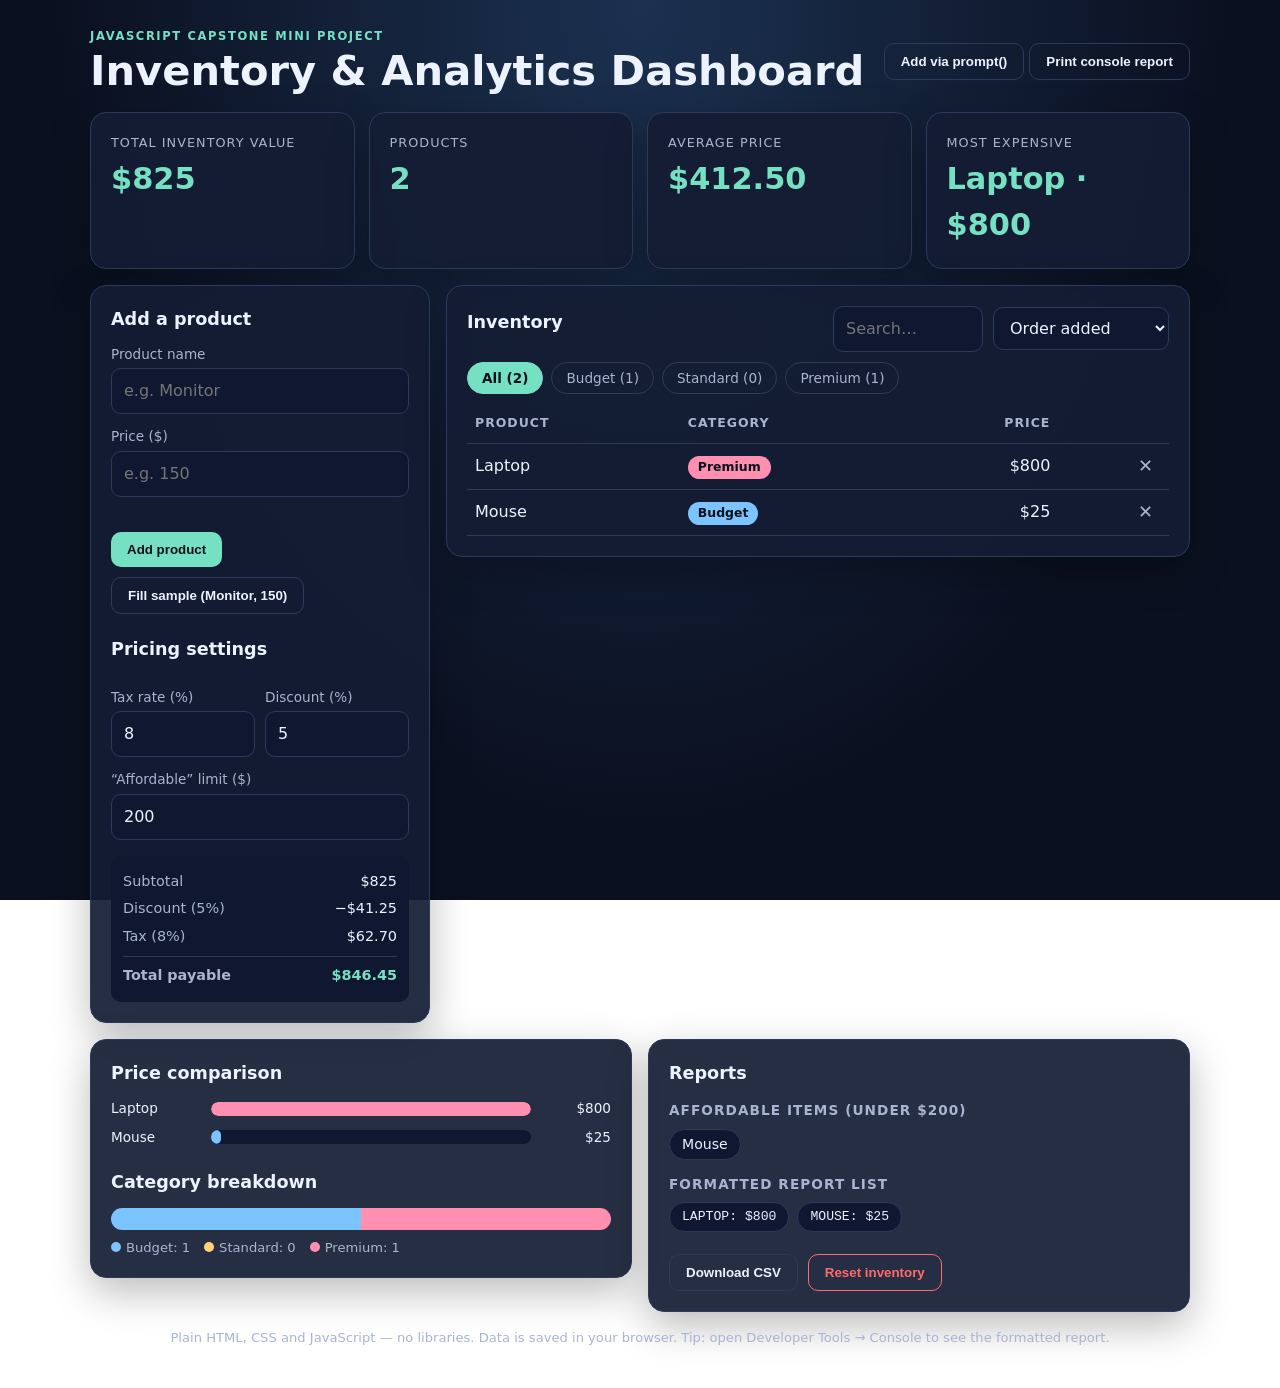
<file: index.html>
<!doctype html>
<html lang="en">
<head>
  <meta charset="utf-8">
  <meta name="viewport" content="width=device-width,initial-scale=1">
  <title>Interactive Product Inventory &amp; Analytics Dashboard</title>
  <link rel="stylesheet" href="styles.css">
</head>
<body>
  <header class="top">
    <div>
      <div class="eyebrow">JavaScript Capstone Mini Project</div>
      <h1>Inventory &amp; Analytics Dashboard</h1>
    </div>
    <div class="top-actions">
      <button id="promptBtn" class="btn ghost" type="button" title="Add a product using browser prompt() dialogs">Add via prompt()</button>
      <button id="consoleBtn" class="btn ghost" type="button" title="Print the full report in the Developer Tools console">Print console report</button>
    </div>
  </header>

  <main>
    <!-- KPI cards -->
    <section class="kpis" aria-label="Key figures">
      <article class="card kpi"><span class="label">Total Inventory Value</span><strong id="kpiTotal">$0</strong></article>
      <article class="card kpi"><span class="label">Products</span><strong id="kpiCount">0</strong></article>
      <article class="card kpi"><span class="label">Average Price</span><strong id="kpiAvg">$0</strong></article>
      <article class="card kpi"><span class="label">Most Expensive</span><strong id="kpiMax">—</strong></article>
    </section>

    <div class="grid">
      <!-- Add product -->
      <section class="card" aria-labelledby="addTitle">
        <h2 id="addTitle">Add a product</h2>
        <form id="productForm" novalidate>
          <label for="nameInput">Product name</label>
          <input id="nameInput" type="text" placeholder="e.g. Monitor" autocomplete="off">
          <label for="priceInput">Price ($)</label>
          <input id="priceInput" type="text" inputmode="decimal" placeholder="e.g. 150" autocomplete="off">
          <p id="formMsg" class="msg" role="alert" aria-live="polite"></p>
          <div class="row">
            <button class="btn" type="submit">Add product</button>
            <button id="sampleBtn" class="btn ghost" type="button">Fill sample (Monitor, 150)</button>
          </div>
        </form>

        <h2 class="mt">Pricing settings</h2>
        <div class="two">
          <div><label for="taxInput">Tax rate (%)</label><input id="taxInput" type="number" min="0" max="100" step="0.5" value="8"></div>
          <div><label for="discInput">Discount (%)</label><input id="discInput" type="number" min="0" max="100" step="0.5" value="5"></div>
        </div>
        <label for="limitInput">“Affordable” limit ($)</label>
        <input id="limitInput" type="number" min="1" step="1" value="200">
        <dl class="fin" id="financials"></dl>
      </section>

      <!-- Inventory -->
      <section class="card" aria-labelledby="invTitle">
        <div class="head">
          <h2 id="invTitle">Inventory</h2>
          <div class="row">
            <input id="searchInput" type="search" placeholder="Search…" aria-label="Search products">
            <select id="sortSelect" aria-label="Sort products">
              <option value="added">Order added</option>
              <option value="name">Name A–Z</option>
              <option value="priceAsc">Price low → high</option>
              <option value="priceDesc">Price high → low</option>
            </select>
          </div>
        </div>
        <div class="chips" id="chips" role="group" aria-label="Filter by category"></div>
        <div class="table-wrap">
          <table>
            <thead><tr><th>Product</th><th>Category</th><th class="num">Price</th><th><span class="sr">Actions</span></th></tr></thead>
            <tbody id="tableBody"></tbody>
          </table>
        </div>
        <p id="emptyMsg" class="muted" hidden>No products match your filters.</p>
      </section>
    </div>

    <div class="grid even">
      <section class="card" aria-labelledby="chartTitle">
        <h2 id="chartTitle">Price comparison</h2>
        <div id="chart" class="chart"></div>
        <h2 class="mt">Category breakdown</h2>
        <div id="breakdown" class="breakdown"></div>
        <div id="legend" class="legend"></div>
      </section>

      <section class="card" aria-labelledby="repTitle">
        <h2 id="repTitle">Reports</h2>
        <h3 id="affordLabel">Affordable items</h3>
        <ul id="affordList" class="pills"></ul>
        <h3>Formatted report list</h3>
        <ul id="reportList" class="pills mono"></ul>
        <div class="row mt">
          <button id="csvBtn" class="btn ghost" type="button">Download CSV</button>
          <button id="resetBtn" class="btn danger" type="button">Reset inventory</button>
        </div>
      </section>
    </div>
  </main>

  <footer>Plain HTML, CSS and JavaScript — no libraries. Data is saved in your browser. Tip: open Developer Tools → Console to see the formatted report.</footer>
  <div id="toast" class="toast" role="status" aria-live="polite"></div>
  <script src="app.js"></script>
</body>
</html>
</file>
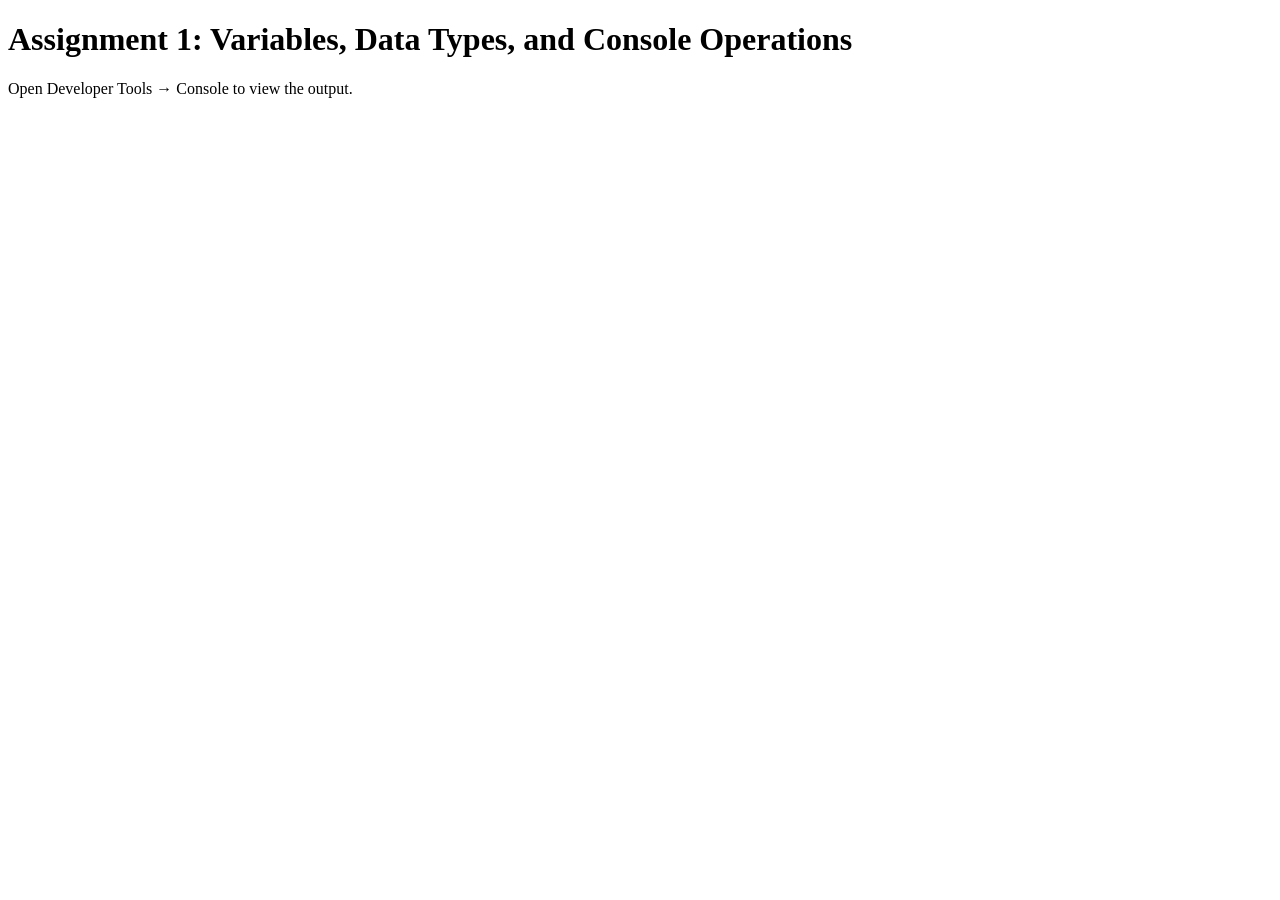
<file: assignment-1-variables.html>
<!doctype html>
<html lang="en">
<head><meta charset="utf-8"><meta name="viewport" content="width=device-width,initial-scale=1"><title>Assignment 1 — Variables and Types</title></head>
<body>
  <h1>Assignment 1: Variables, Data Types, and Console Operations</h1>
  <p>Open Developer Tools → Console to view the output.</p>
  <script src="assignment-1-variables.js"></script>
</body>
</html>
</file>
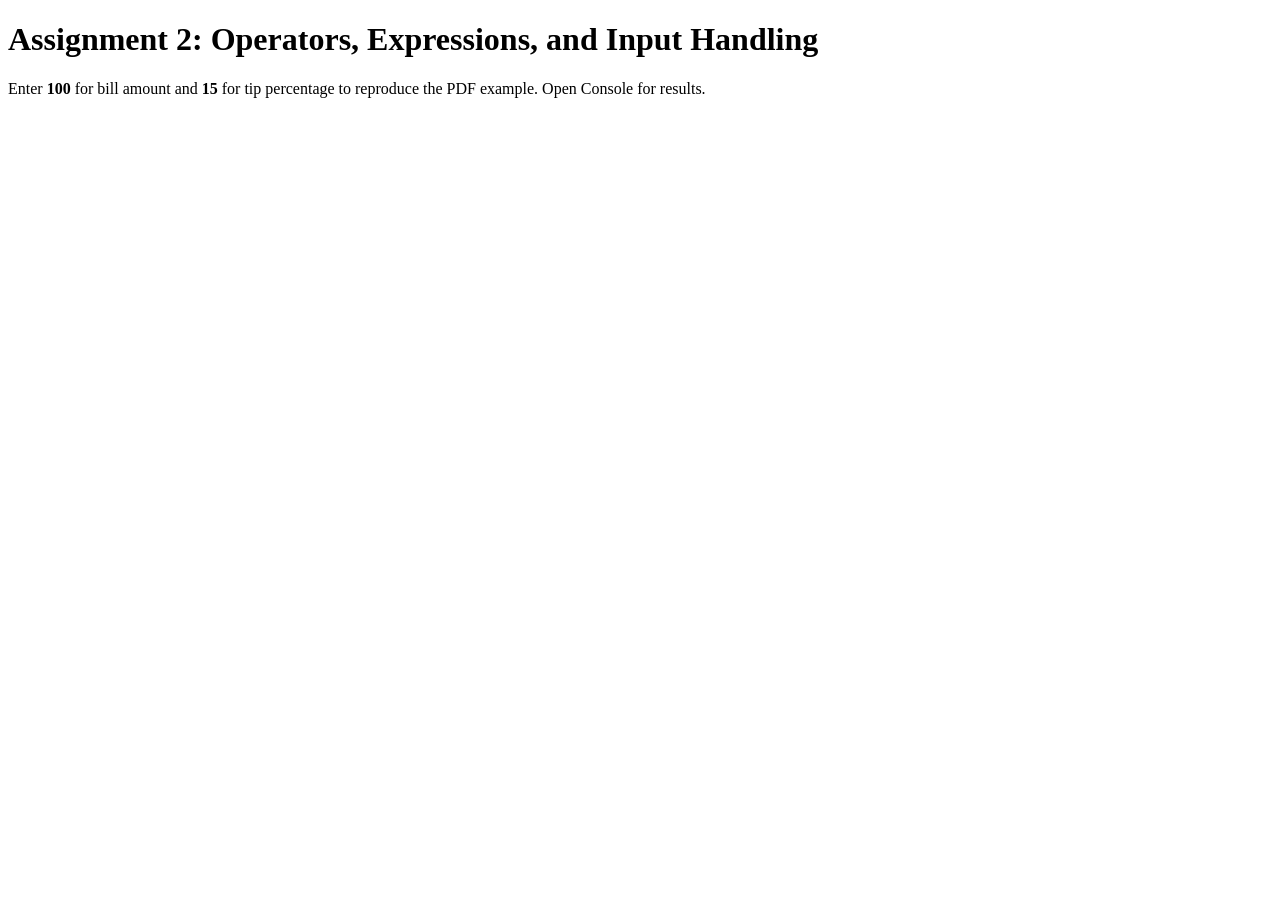
<file: assignment-2-operators-input.html>
<!doctype html>
<html lang="en">
<head><meta charset="utf-8"><meta name="viewport" content="width=device-width,initial-scale=1"><title>Assignment 2 — Operators and Input</title></head>
<body>
  <h1>Assignment 2: Operators, Expressions, and Input Handling</h1>
  <p>Enter <strong>100</strong> for bill amount and <strong>15</strong> for tip percentage to reproduce the PDF example. Open Console for results.</p>
  <script src="assignment-2-operators-input.js"></script>
</body>
</html>
</file>
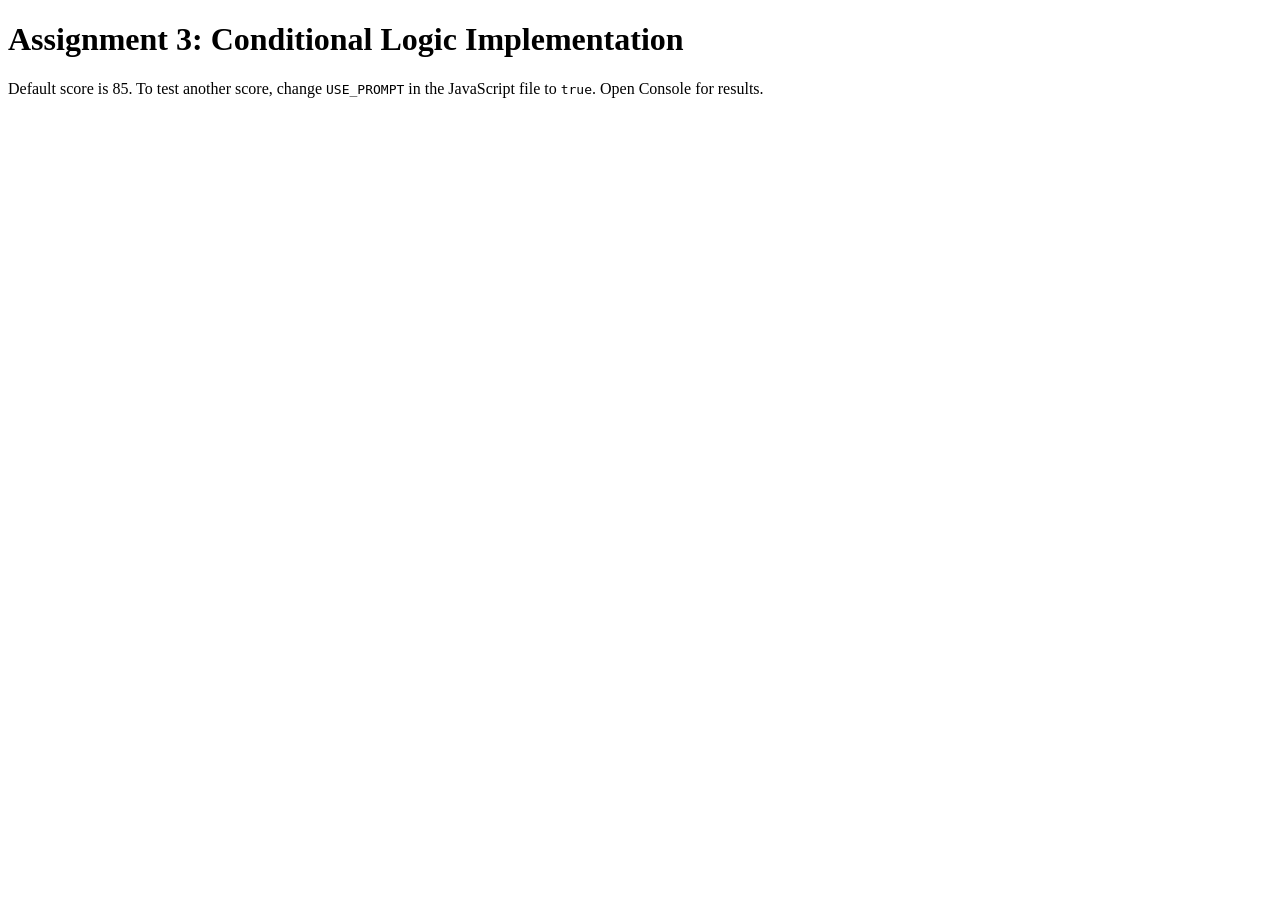
<file: assignment-3-conditionals.html>
<!doctype html>
<html lang="en">
<head><meta charset="utf-8"><meta name="viewport" content="width=device-width,initial-scale=1"><title>Assignment 3 — Conditionals</title></head>
<body>
  <h1>Assignment 3: Conditional Logic Implementation</h1>
  <p>Default score is 85. To test another score, change <code>USE_PROMPT</code> in the JavaScript file to <code>true</code>. Open Console for results.</p>
  <script src="assignment-3-conditionals.js"></script>
</body>
</html>
</file>
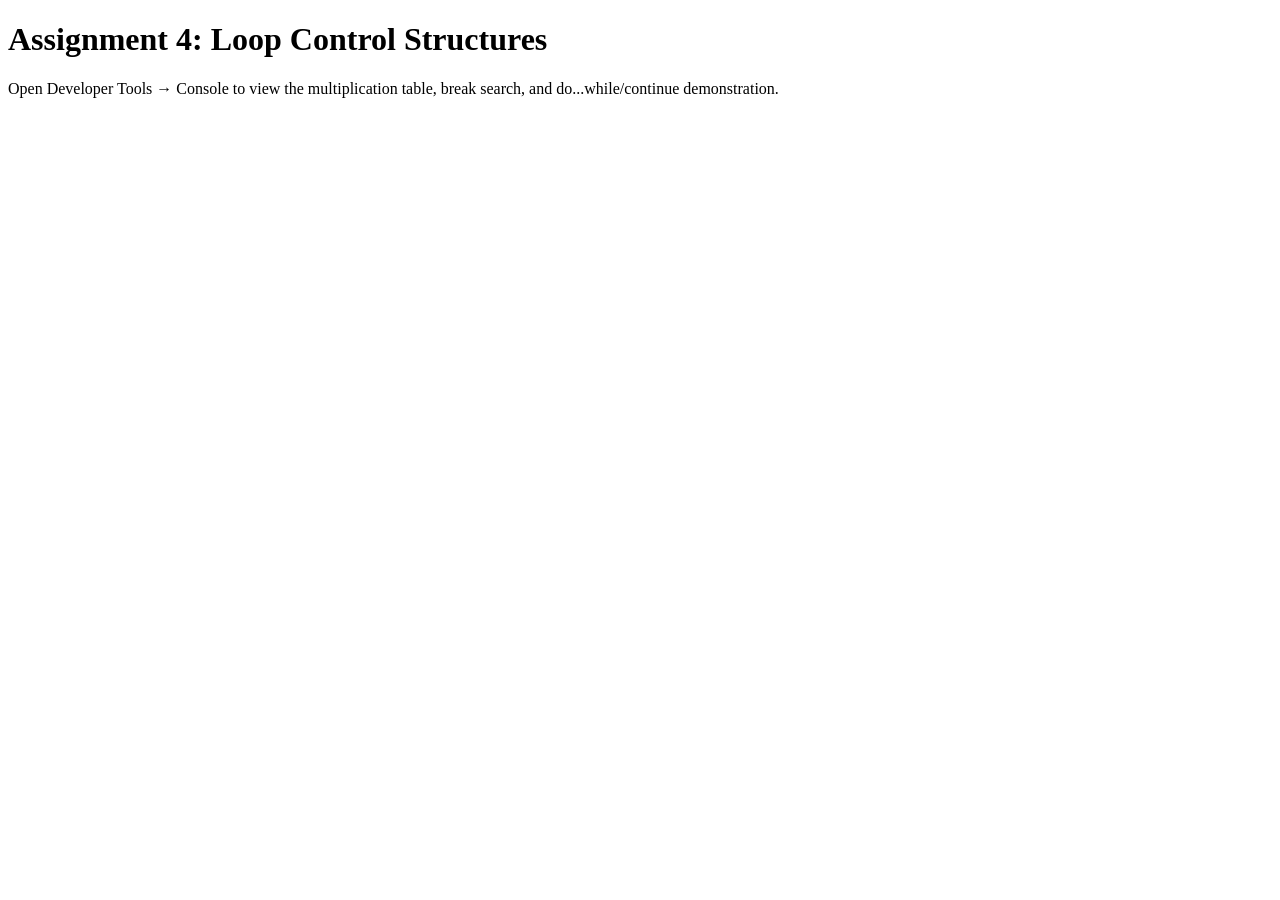
<file: assignment-4-loops.html>
<!doctype html>
<html lang="en">
<head><meta charset="utf-8"><meta name="viewport" content="width=device-width,initial-scale=1"><title>Assignment 4 — Loops</title></head>
<body>
  <h1>Assignment 4: Loop Control Structures</h1>
  <p>Open Developer Tools → Console to view the multiplication table, break search, and do...while/continue demonstration.</p>
  <script src="assignment-4-loops.js"></script>
</body>
</html>
</file>
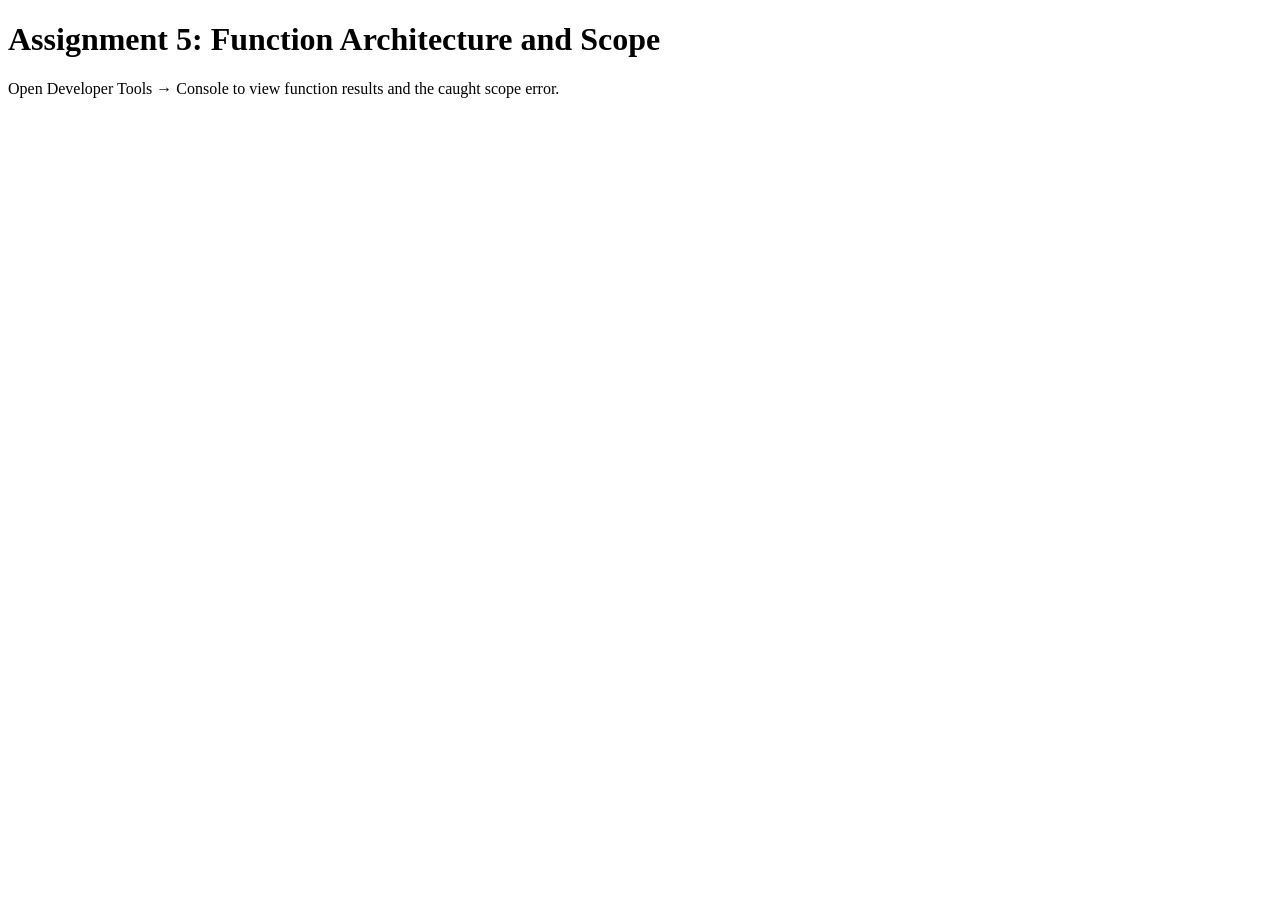
<file: assignment-5-functions-scope.html>
<!doctype html>
<html lang="en">
<head><meta charset="utf-8"><meta name="viewport" content="width=device-width,initial-scale=1"><title>Assignment 5 — Functions and Scope</title></head>
<body>
  <h1>Assignment 5: Function Architecture and Scope</h1>
  <p>Open Developer Tools → Console to view function results and the caught scope error.</p>
  <script src="assignment-5-functions-scope.js"></script>
</body>
</html>
</file>
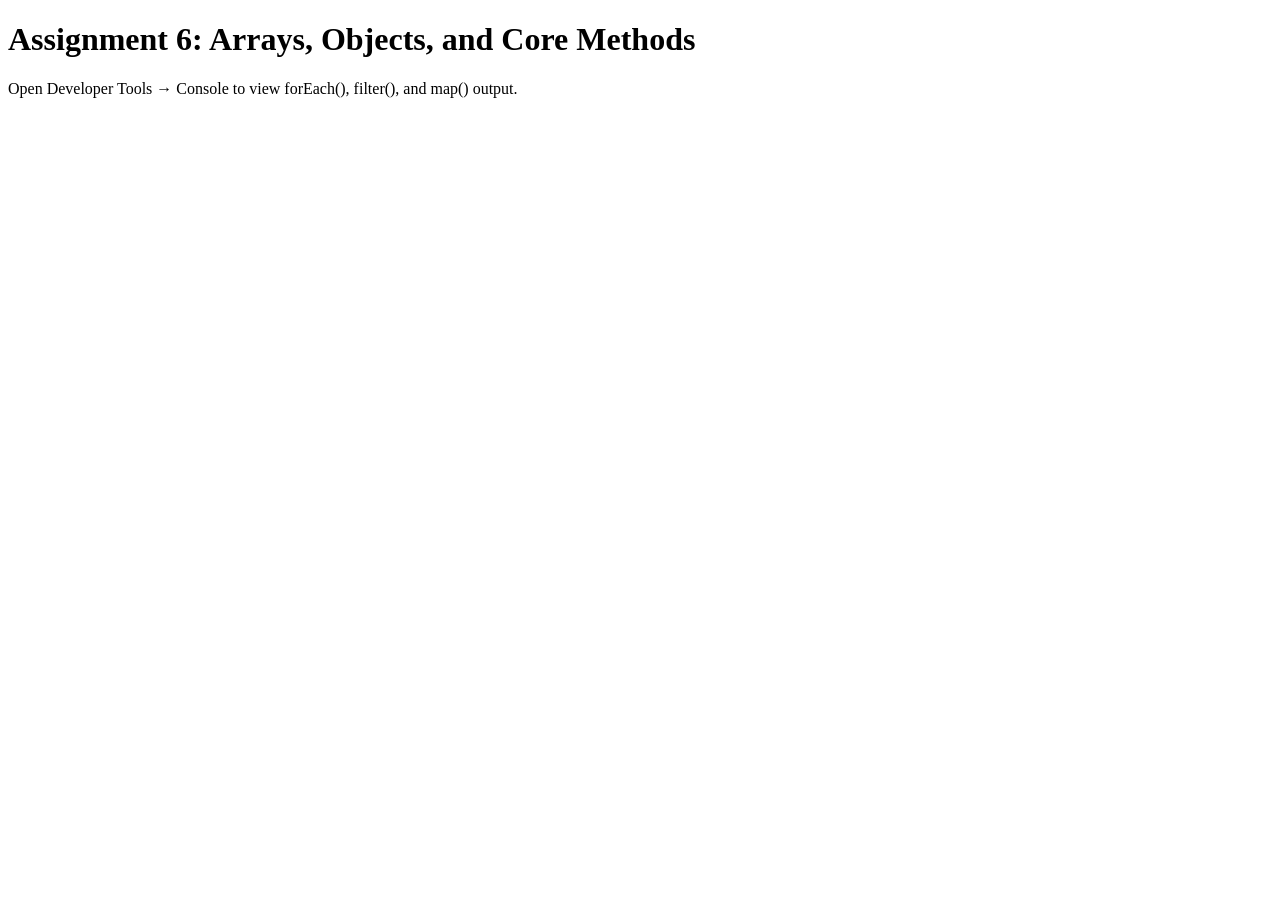
<file: assignment-6-arrays-objects.html>
<!doctype html>
<html lang="en">
<head><meta charset="utf-8"><meta name="viewport" content="width=device-width,initial-scale=1"><title>Assignment 6 — Arrays and Objects</title></head>
<body>
  <h1>Assignment 6: Arrays, Objects, and Core Methods</h1>
  <p>Open Developer Tools → Console to view forEach(), filter(), and map() output.</p>
  <script src="assignment-6-arrays-objects.js"></script>
</body>
</html>
</file>
<file: styles.css>
:root{
  --bg:#0b1020;--panel:#141d33;--panel2:#0f1830;--line:#2b3b5c;--text:#edf2ff;--muted:#a8b4d0;
  --accent:#75e0c2;--budget:#7cc4ff;--standard:#ffd479;--premium:#ff8fb1;--danger:#ff6b6b;
}
*{box-sizing:border-box}
body{margin:0;min-height:100vh;color:var(--text);font:16px/1.5 system-ui,-apple-system,"Segoe UI",sans-serif;
  background:radial-gradient(ellipse at top,#1b3150,var(--bg) 65%) fixed;padding:0 18px 40px}
.top,main,footer{width:min(1100px,100%);margin:0 auto}
.top{display:flex;justify-content:space-between;align-items:center;gap:16px;flex-wrap:wrap;padding:28px 0 18px}
.eyebrow{color:var(--accent);font-weight:700;letter-spacing:.14em;text-transform:uppercase;font-size:.72rem}
h1{margin:.2rem 0 0;font-size:clamp(1.7rem,4vw,2.6rem);line-height:1.1}
h2{margin:0 0 12px;font-size:1.1rem}
h3{margin:14px 0 8px;font-size:.85rem;color:var(--muted);text-transform:uppercase;letter-spacing:.08em}
.mt{margin-top:22px}
.card{background:rgba(20,29,51,.92);border:1px solid var(--line);border-radius:16px;padding:20px;box-shadow:0 14px 40px #0004}
.kpis{display:grid;grid-template-columns:repeat(auto-fit,minmax(200px,1fr));gap:14px;margin-bottom:16px}
.kpi .label{display:block;color:var(--muted);font-size:.8rem;text-transform:uppercase;letter-spacing:.08em}
.kpi strong{font-size:1.9rem;color:var(--accent);display:block;margin-top:4px;overflow-wrap:anywhere}
.grid{display:grid;grid-template-columns:minmax(260px,340px) 1fr;gap:16px;margin-bottom:16px;align-items:start}
.grid.even{grid-template-columns:1fr 1fr}
@media(max-width:820px){.grid,.grid.even{grid-template-columns:1fr}}
label{display:block;margin:12px 0 4px;color:var(--muted);font-size:.85rem}
input,select{width:100%;background:var(--panel2);color:var(--text);border:1px solid var(--line);border-radius:10px;padding:10px 12px;font:inherit}
input:focus,select:focus,button:focus-visible{outline:3px solid var(--accent);outline-offset:2px}
input.bad{border-color:var(--danger)}
.row{display:flex;gap:10px;flex-wrap:wrap;align-items:center}
.two{display:grid;grid-template-columns:1fr 1fr;gap:10px}
.head{display:flex;justify-content:space-between;gap:12px;flex-wrap:wrap;align-items:center;margin-bottom:6px}
.head .row input{width:150px}.head .row select{width:auto}
.btn{background:var(--accent);color:#07121b;border:0;border-radius:10px;padding:10px 16px;font-weight:800;cursor:pointer;transition:transform .12s}
.btn:hover{transform:translateY(-1px)}
.btn.ghost{background:transparent;color:var(--text);border:1px solid var(--line)}
.btn.danger{background:transparent;color:var(--danger);border:1px solid var(--danger)}
.msg{min-height:1.4em;margin:8px 0;font-size:.88rem;color:var(--danger)}
.msg.ok{color:var(--accent)}
.chips{display:flex;gap:8px;flex-wrap:wrap;margin:10px 0}
.chip{background:transparent;color:var(--muted);border:1px solid var(--line);border-radius:99px;padding:5px 14px;cursor:pointer;font:inherit;font-size:.85rem}
.chip[aria-pressed="true"]{background:var(--accent);color:#07121b;border-color:var(--accent);font-weight:700}
.table-wrap{overflow-x:auto}
table{width:100%;border-collapse:collapse}
th,td{padding:10px 8px;text-align:left;border-bottom:1px solid var(--line)}
th{color:var(--muted);font-size:.78rem;text-transform:uppercase;letter-spacing:.08em}
.num{text-align:right;font-variant-numeric:tabular-nums}
tbody tr{animation:in .25s ease}
@keyframes in{from{opacity:0;transform:translateY(4px)}to{opacity:1;transform:none}}
.badge{display:inline-block;padding:2px 10px;border-radius:99px;font-size:.78rem;font-weight:700;color:#07121b}
.badge.Budget{background:var(--budget)}.badge.Standard{background:var(--standard)}.badge.Premium{background:var(--premium)}
.x{background:none;border:0;color:var(--muted);cursor:pointer;font-size:1.1rem;border-radius:6px;padding:2px 8px}
.x:hover{color:var(--danger)}
.fin{margin:16px 0 0;padding:12px;background:var(--panel2);border-radius:10px;font-size:.9rem}
.fin div{display:flex;justify-content:space-between;padding:3px 0}
.fin dt{color:var(--muted)}.fin dd{margin:0;font-variant-numeric:tabular-nums}
.fin .grand{border-top:1px solid var(--line);margin-top:6px;padding-top:8px;font-weight:800;color:var(--accent)}
.chart{display:grid;gap:8px}
.bar{display:grid;grid-template-columns:90px 1fr 70px;gap:10px;align-items:center;font-size:.85rem}
.bar .track{background:var(--panel2);border-radius:99px;height:14px;overflow:hidden}
.bar .fill{height:100%;border-radius:99px;transition:width .5s ease}
.fill.Budget{background:var(--budget)}.fill.Standard{background:var(--standard)}.fill.Premium{background:var(--premium)}
.bar .nm{overflow:hidden;text-overflow:ellipsis;white-space:nowrap}
.breakdown{display:flex;height:22px;border-radius:99px;overflow:hidden;background:var(--panel2)}
.breakdown span{display:block;transition:width .5s ease}
.legend{display:flex;gap:14px;flex-wrap:wrap;margin-top:8px;font-size:.82rem;color:var(--muted)}
.dot{display:inline-block;width:10px;height:10px;border-radius:50%;margin-right:5px}
.pills{list-style:none;margin:0;padding:0;display:flex;flex-wrap:wrap;gap:8px}
.pills li{background:var(--panel2);border:1px solid var(--line);border-radius:99px;padding:4px 12px;font-size:.88rem}
.mono li{font-family:ui-monospace,Menlo,Consolas,monospace;font-size:.82rem}
.muted{color:var(--muted)}
.sr{position:absolute;width:1px;height:1px;overflow:hidden;clip:rect(0 0 0 0)}
footer{margin-top:10px;color:var(--muted);font-size:.82rem;text-align:center}
.toast{position:fixed;left:50%;bottom:24px;transform:translate(-50%,40px);background:var(--accent);color:#07121b;font-weight:700;
  padding:10px 18px;border-radius:10px;opacity:0;pointer-events:none;transition:.3s}
.toast.show{opacity:1;transform:translate(-50%,0)}
@media(prefers-reduced-motion:reduce){*{animation:none!important;transition:none!important}}
</file>
